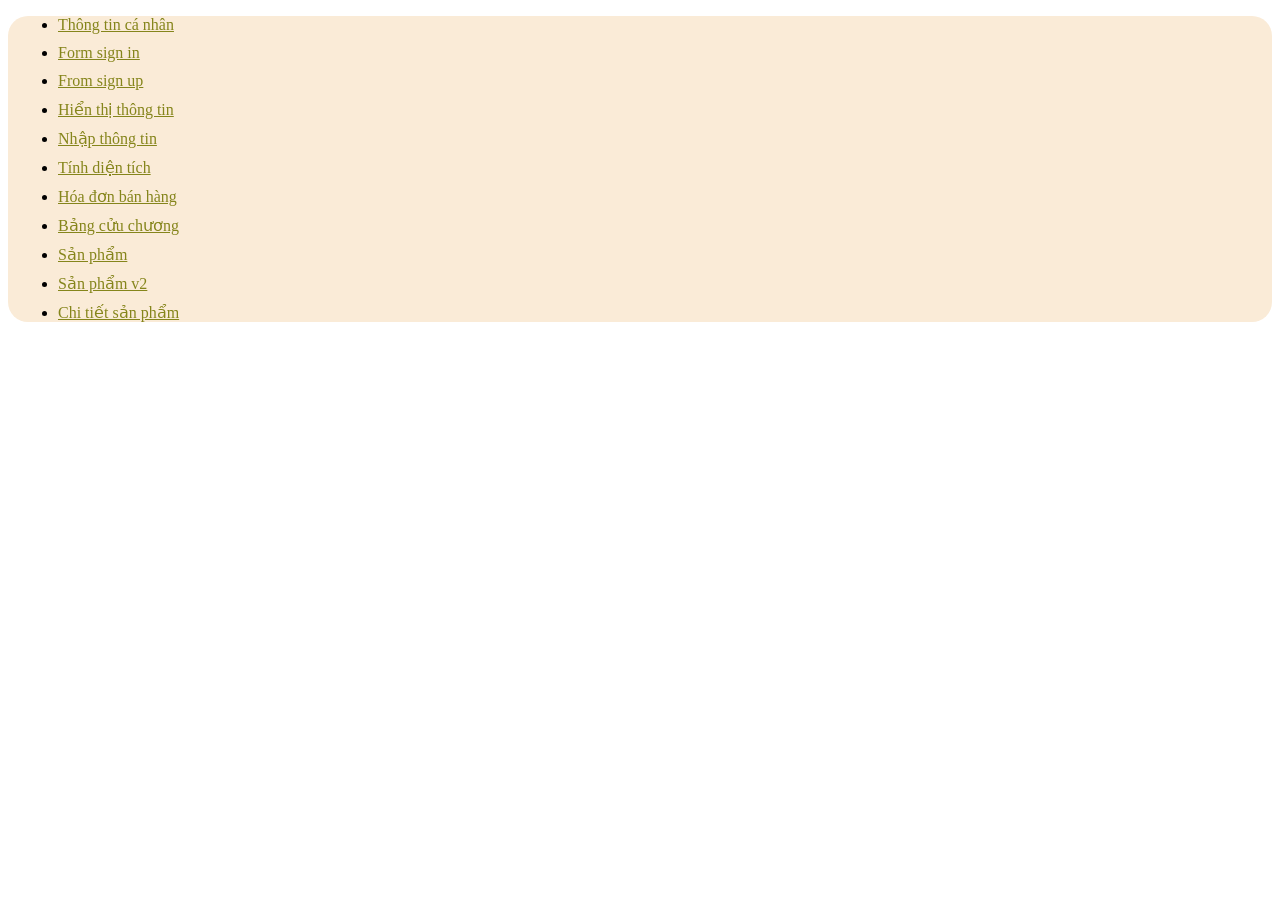
<file: index.html>
<!DOCTYPE html>
<html lang="vi">
    <head>
        <meta charset="utf-8">
        <title>bai tap</title>
        <style>
            a{
                color: rgb(133, 133, 27);
            }
            a:hover{
                color: rgb(171, 157, 81);
            }
            ul{
                background-color: antiquewhite;
                border-radius: 20px;
            }
            li{
                margin: 10px;
            }
        </style>
    </head>
    <body>
        <div class="bang">
        <ul>
            <li><a href="html/page1.html">Thông tin cá nhân</a></li>
            <li><a href="html/page2.html">Form sign in</a></li>
            <li><a href="html/page3.html">From  sign up</a></li>
            <li><a href="html/page4.html">Hiển thị thông tin</a></li>
            <li><a href="html/page5.html">Nhập thông tin</a></li>
            <li><a href="html/page6.html">Tính diện tích</a></li>
            <li><a href="html/page7.html">Hóa đơn bán hàng</a></li>
            <li><a href="html/page8.html">Bảng cửu chương</a></li>
            <li><a href="html/sanphamv1.html">Sản phẩm</a></li>
            <li><a href="html/sanphamv2.html">Sản phẩm v2</a></li>
            <li><a href="html/chitiet.html">Chi tiết sản phẩm</a></li>
        </ul>
        </div>
    </body>
</html>
</file>
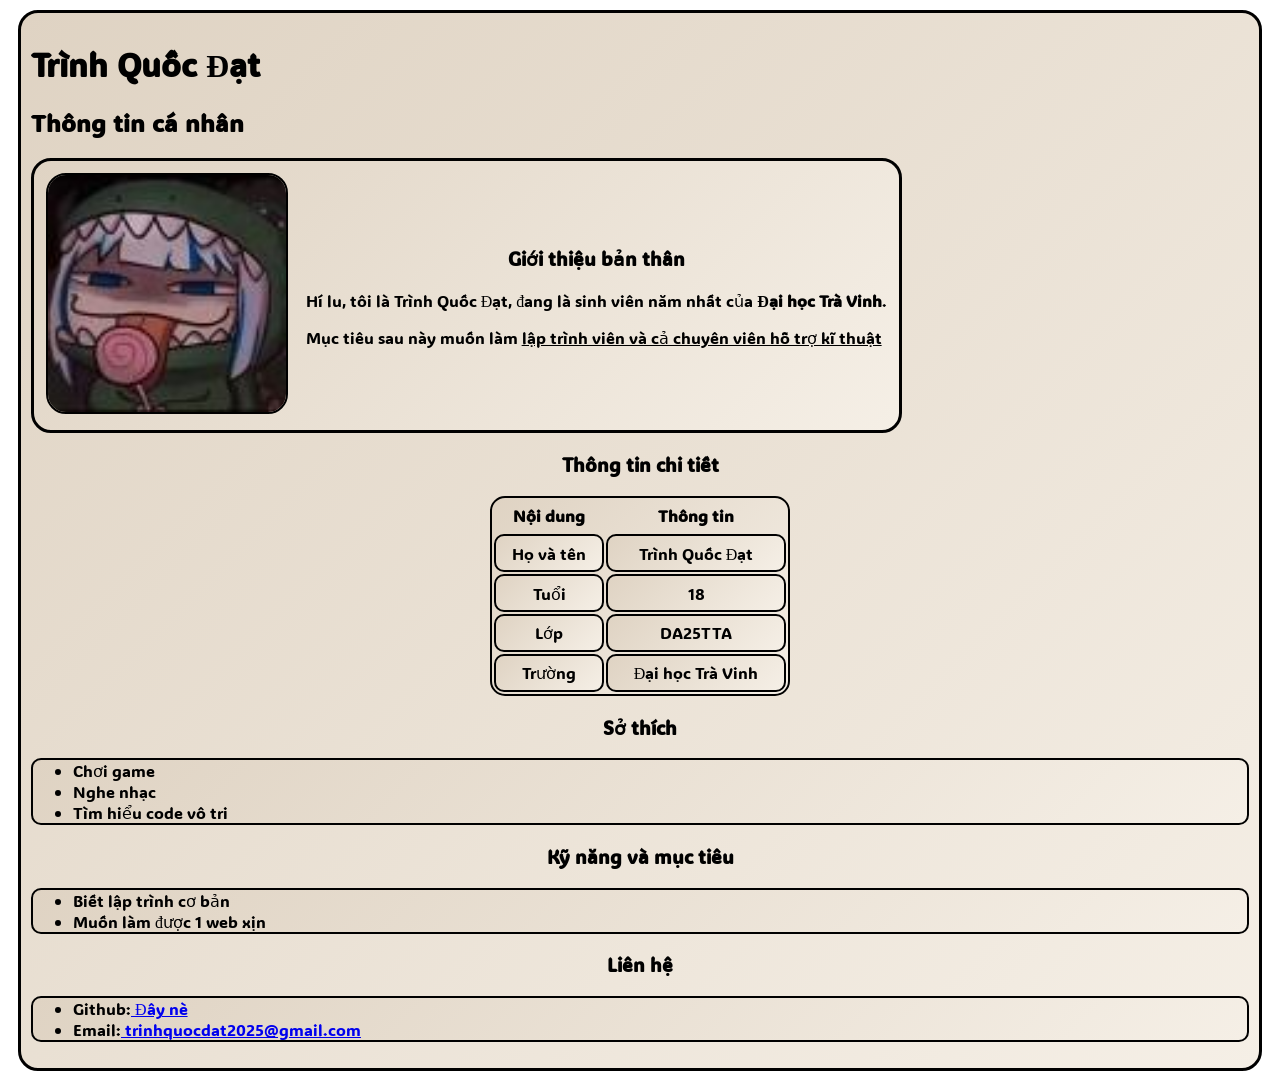
<file: html/page1.html>
<!DOCTYPE html>
<html lang="vi">
    <head>
        <meta charset="utf-8">
        <title>bai tap</title>
        <link rel="stylesheet" href="../css/style.css">
        <link href='https://fonts.googleapis.com/css?family=ADLaM Display' rel='stylesheet'>
    </head>
    <body>
        <div class="container">
        <h1>Trình Quốc Đạt</h1>
        <h2>Thông tin cá nhân</h2>
        <table id="bang1">
            <tr>
                <td id="tdbang1"><img src="../assets/avatar/avatar.png"></td>
                <td>
                    <h3>Giới thiệu bản thân</h3>
                    <p>Hí lu, tôi là Trình Quốc Đạt, đang là sinh viên năm nhất của <b>Đại học Trà Vinh</b>.</p>
                    <p>Mục tiêu sau này muốn làm <u>lập trình viên và cả chuyên viên hỗ trợ kĩ thuật</u></p>
                </td>
            </tr>
        </table >
        <h3>Thông tin chi tiết</h3>
            <table id="bang2">
                <tr>
                    <th>Nội dung</th>
                    <th>Thông tin</th>
                </tr>
                <tr>
                    <td>Họ và tên</td>
                    <td>Trình Quốc Đạt</td>
                </tr>
                <tr>
                    <td>Tuổi</td>
                    <td>18</td>
                </tr>
                <tr>
                    <td>Lớp</td>
                    <td>DA25TTA</td>
                </tr>
                <tr>
                    <td>Trường</td>
                    <td>Đại học Trà Vinh</td>
                </tr>
            </table>
            <h3>Sở thích</h3>
            <ul>
                <li>Chơi game</li>
                <li>Nghe nhạc</li>
                <li>Tìm hiểu code vô tri</li>
            </ul>
            <h3>Kỹ năng và mục tiêu</h3>
            <ul>
                <li>Biết lập trình cơ bản</li>
                <li>Muốn làm được 1 web xịn</li>
            </ul>
            <h3>Liên hệ</h3>
            <ul>
                <li>Github:<a href="https://github.com/trinhdatj1010"> Đây nè </a></li>
                <li>Email:<a href="mailto:trinhquocdat2025@gmail.com"> trinhquocdat2025@gmail.com</a></li>
            </ul>
        </div>
        </body>       
</html>
</file>
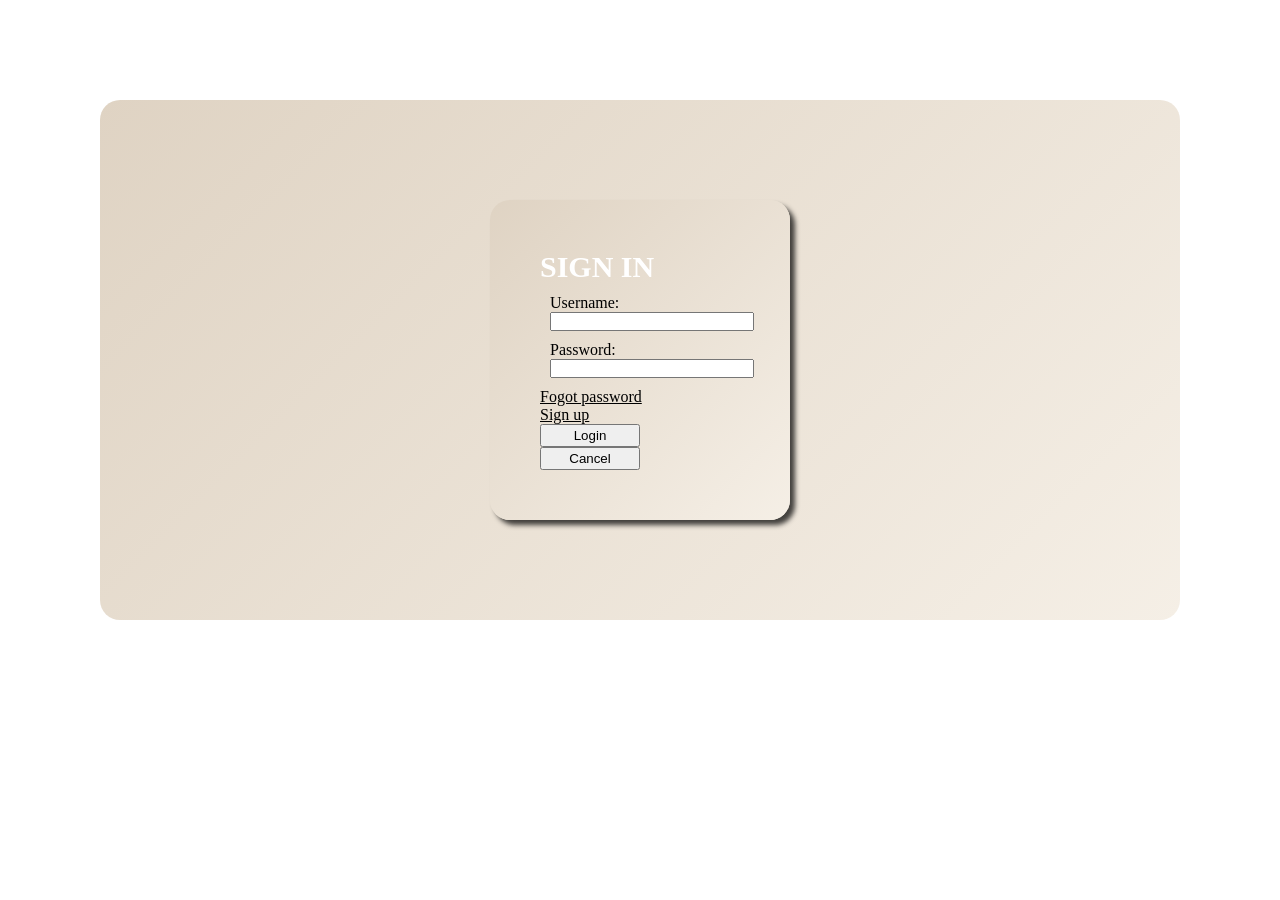
<file: html/page2.html>
<!DOCTYPE html>	
<html lang = "vi">
	<head>
		<title>Form</title>
		<meta charset ="utf-8">
		<link rel ="stylesheet" href ="../css/stylep2.css">
	</head>	
	<body>
		<div class ="container">
			<form id ="frmlogin">
			<h2 id ="title">Sign in</h2>
				<div class ="control">
					<label for ="username">Username:</label>
					<input type ="text" id ="username" name ="username">
				</div>
				<div class ="control">
					<label for ="userpassword">Password:</label>
					<input type ="password" id ="userpassword" name ="userpassword">
				</div>
				<a href ="#">Fogot password</a><br>
				<a href ="page3.html">Sign up</a><br>
					<input id ="button" type ="submit" name ="submit" value ="Login">
					<input id ="button" type ="reset" name ="reset" value ="Cancel">
			</form>	
		</div>
	</body>
</html>
</file>
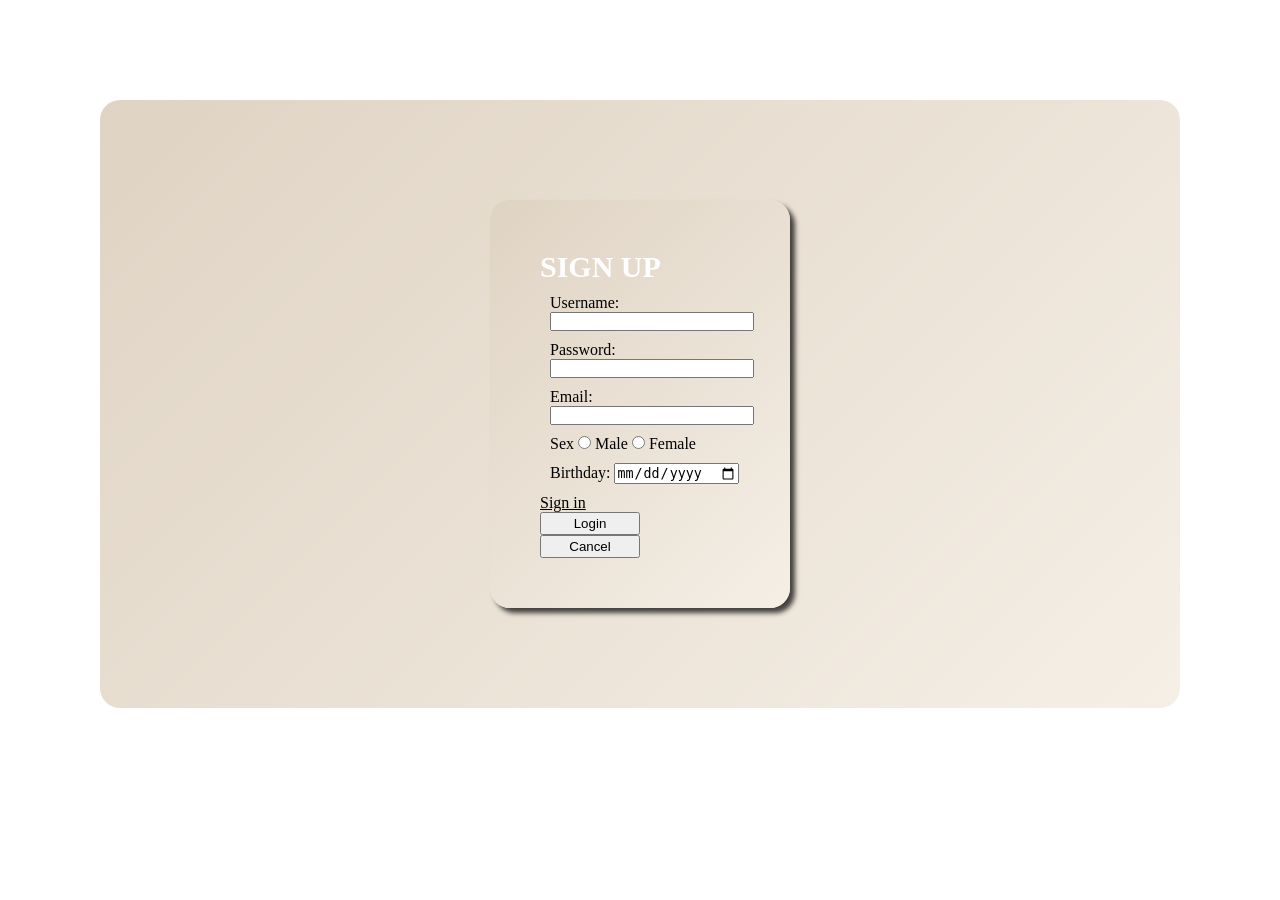
<file: html/page3.html>
<!DOCTYPE html>	
<html lang = "vi">
	<head>
		<title>Form</title>
		<meta charset ="utf-8">
		<link rel ="stylesheet" href ="../css/stylep3.css">
	</head>	
	<body>
		<div class ="container">
			<form id ="frmlogin">
			<h2 id ="title">Sign up</h2>
				<div class ="control">
					<label for ="username">Username:</label>
					<input type ="text" id ="username" name ="username">
				</div>
				<div class ="control">
					<label for ="userpassword">Password:</label>
					<input type ="password" id ="userpassword" name ="userpassword">
				</div>
				<div class ="control">
					<label for="useremail">Email:</label>
					<input type="email" id="useremail" name="email">
				</div>
				<div class ="control">
					<label>Sex</label>
					<input type="radio" id="radio" name="radio" value="18-">
					<label for="radio">Male</label>
					<input type="radio" id="radio" name="radio" value="18+">
					<label for="radio">Female</label>
				</div>	
				<div class ="control">
					<label for="birthday">Birthday:</label>
					<input type="date" id="birthday" name="birthday">
				</div>
				<a href ="page2.html">Sign in</a><br>
					<input id ="button" type ="submit" name ="submit" value ="Login">
					<input id ="button" type ="reset" name ="reset" value ="Cancel">
			</form>	
		</div>
	</body>
</html>
</file>
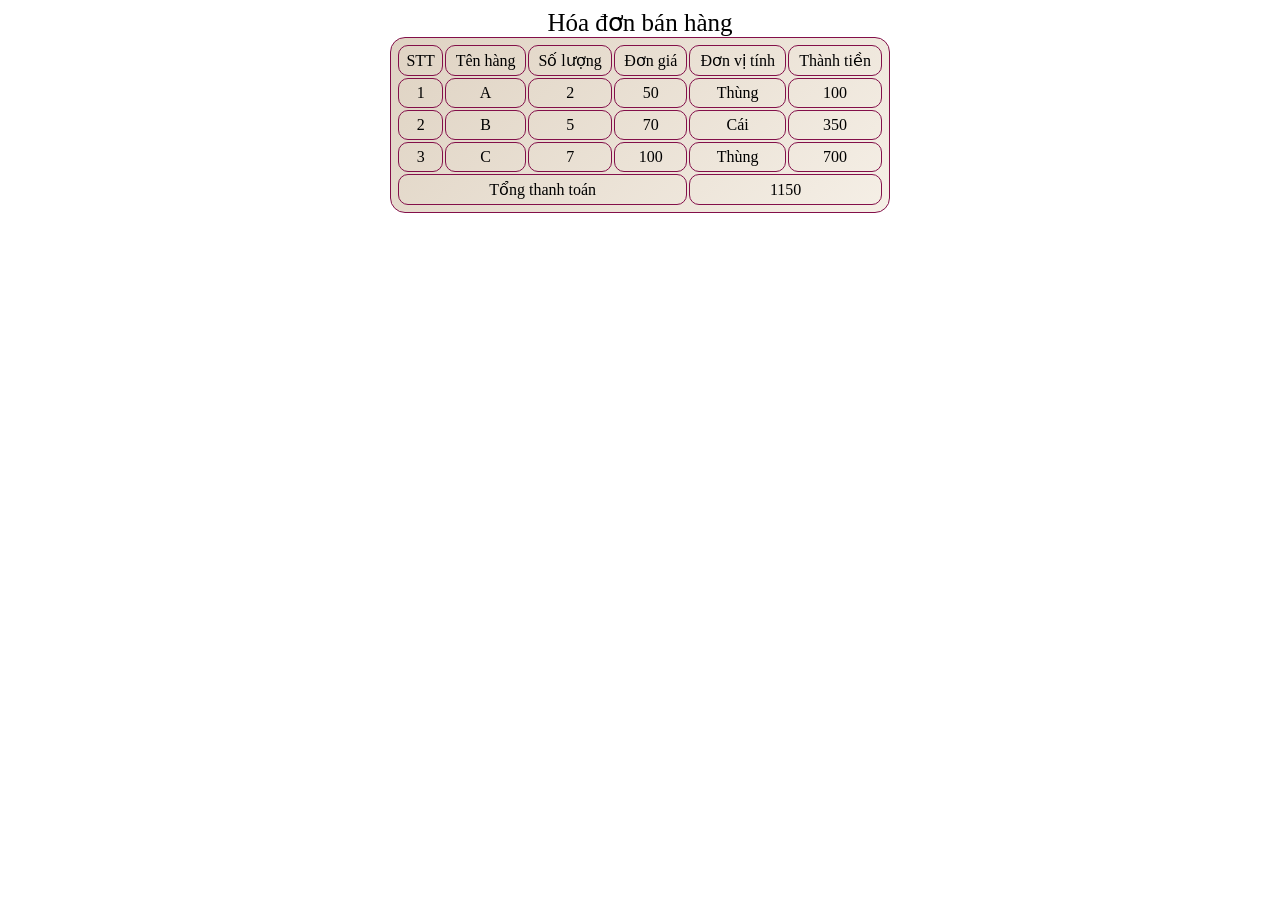
<file: html/page7.html>
<!DOCTYPE html>
<html lang="vi">
    <head>
        <title>Bảng hóa đơn</title>
        <meta charset="utf-8">
        <link rel="stylesheet" href="../css/style4.css">
    </head>
    <body>
        <table>
            <caption>Hóa đơn bán hàng</caption>
            <tr>
                <td>STT</td>
                <td>Tên hàng</td>
                <td>Số lượng</td>
                <td>Đơn giá</td>
                <td>Đơn vị tính</td>
                <td>Thành tiền</td>
            </tr>
            <tr>
                <td>1</td>
                <td>A</td>
                <td class="soluong">2</td>
                <td class="dongia">50</td>
                <td>Thùng</td>
                <td class="thanhtien">?</td>
            </tr>
            <tr>
                <td>2</td>
                <td>B</td>
                <td class="soluong">5</td>
                <td class="dongia">70</td>
                <td>Cái</td>
                <td class="thanhtien">?</td>
            </tr>
            <tr>
                <td>3</td>
                <td>C</td>
                <td class="soluong">7</td>
                <td class="dongia">100</td>
                <td>Thùng</td>
                <td class="thanhtien">?</td>
            </tr>
            <tr>
                <td colspan="4" style="text-align: center;">Tổng thanh toán</td>
                <td id="tongthanhtoan" colspan="2" style="text-align: center;">?</td>
            </tr>
            <script>
                const sl = document.getElementsByClassName("soluong");
                const dg = document.getElementsByClassName("dongia");
                const tt = document.getElementsByClassName("thanhtien");

                let tongthanhtoan = 0;
                for (let i = 0; i < sl.length; i++) {
                    tt[i].innerHTML = Number(sl[i].innerHTML) * Number(dg[i].innerHTML);
                    tongthanhtoan += Number(tt[i].innerHTML);
                }
                document.getElementById("tongthanhtoan").innerHTML = tongthanhtoan;
            </script>   
        </table>
    </body>
</html>
</file>
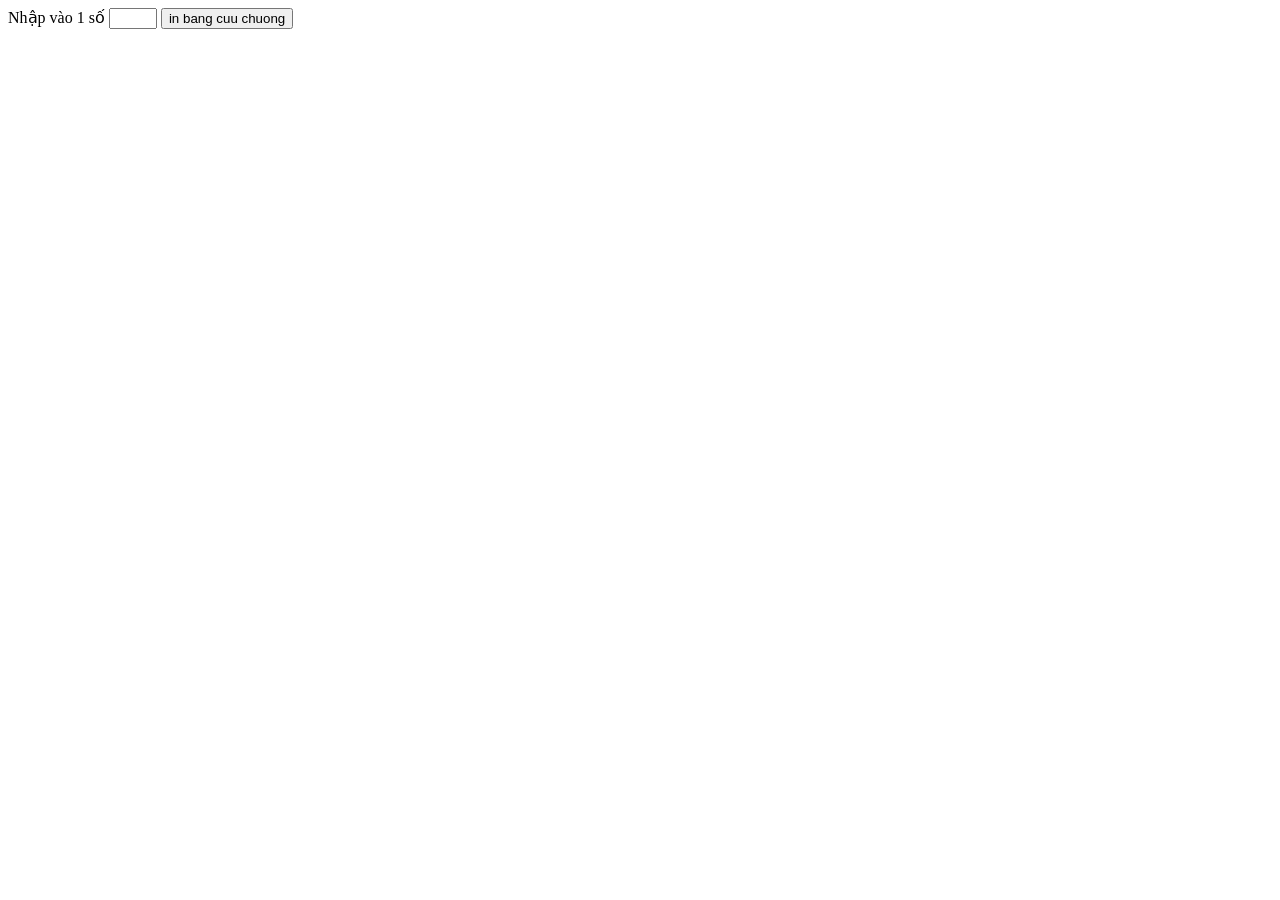
<file: html/page8.html>
<!DOCTYPE html>
<html lang="vi">
<head>
    <meta charset="UTF-8">
    <meta name="viewport" content="width=device-width, initial-scale=1.0">
    <title>Bang cuu chuong</title>
    <script src="../js/lib.js"></script>
</head>
<body>
    <form id="bcc">
        <label>Nhập vào 1 số</label>
        <input type="number" id="number" min="1" max="10">
        <input type="button" value="in bang cuu chuong" onclick="inbcc(document.getElementById('number').value)">
    </form>
    <div id="result"></div>
</body>
</html>
</file>
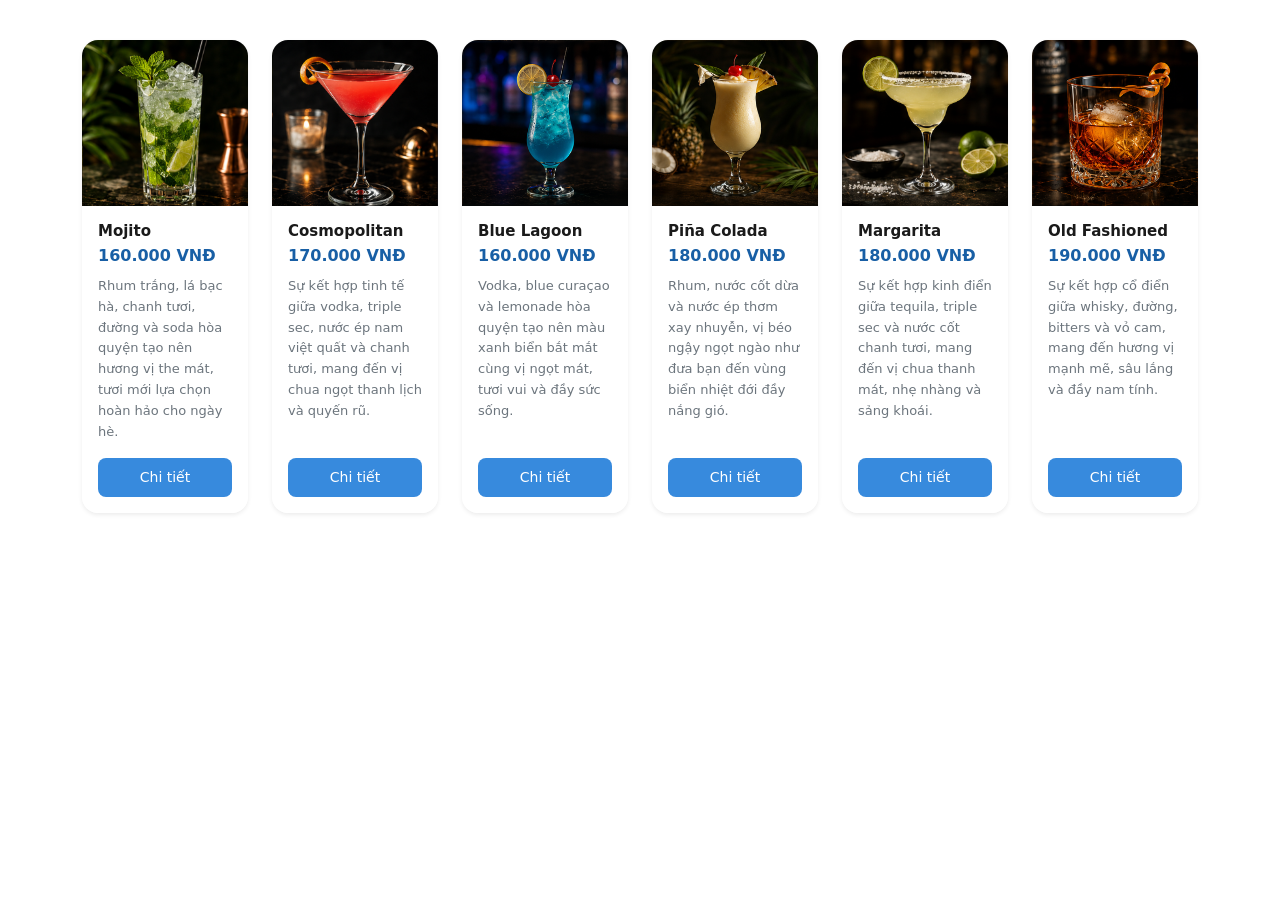
<file: html/page9.html>
<!DOCTYPE html>
<html lang="en">
<head>
    <meta charset="UTF-8">
    <meta name="viewport" content="width=device-width, initial-scale=1.0">
    <title>Document</title>
    <link rel="stylesheet" href="../css/stylep9.css">
    <link href="https://cdn.jsdelivr.net/npm/bootstrap@5.3.8/dist/css/bootstrap.min.css" rel="stylesheet">
    <script src="https://cdn.jsdelivr.net/npm/bootstrap@5.3.8/dist/js/bootstrap.bundle.min.js"></script>
    <script src="../js/page9.js"></script>
    <script src="../js/data.js"></script>
</head>
<body>
    <div class="container">
        <div class="row row-col-1 row-col-4" id="product-list">
        </div>
        <script>
            fullitem(productlist);
        </script>
    </div>
</body>
</html>
</file>
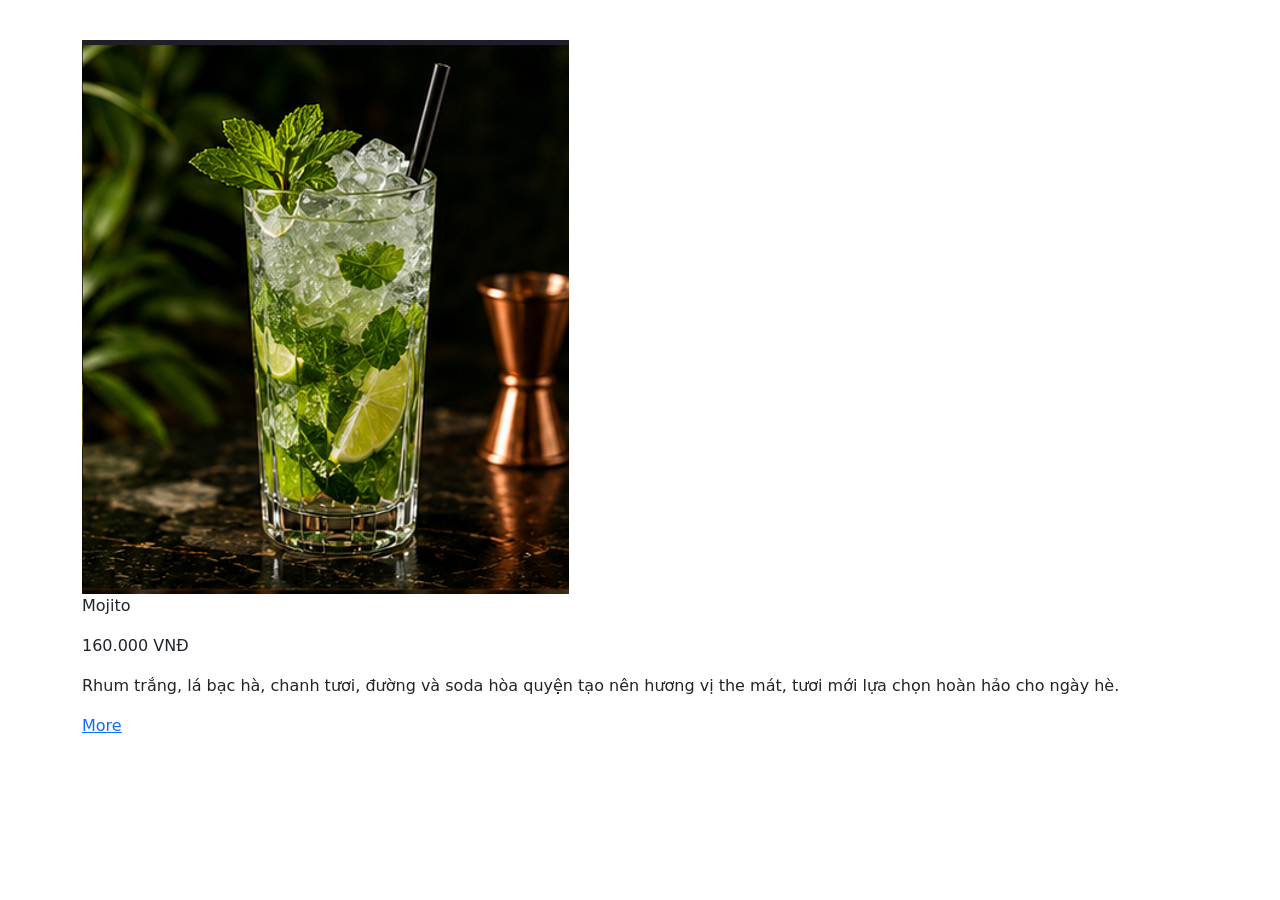
<file: html/sanphamv1.html>
<!DOCTYPE html>
<html lang="en">
<head>
    <meta charset="UTF-8">
    <meta name="viewport" content="width=device-width, initial-scale=1.0">
    <title>Document</title>
    <link rel="stylesheet" href="../css/stylep9.css">
    <link href="https://cdn.jsdelivr.net/npm/bootstrap@5.3.8/dist/css/bootstrap.min.css" rel="stylesheet">
    <script src="https://cdn.jsdelivr.net/npm/bootstrap@5.3.8/dist/js/bootstrap.bundle.min.js"></script>
    <script src="../js/page9.js"></script>
    <script src="../js/data.js"></script>
</head>
</style>
<body>
    <div class="container">
        <div class="row row-col-1 row-col-4" id="product-list">
        </div>
        <script>
            createItem(productlist[0]);
        </script>
    </div>
</body>
</html>
</file>
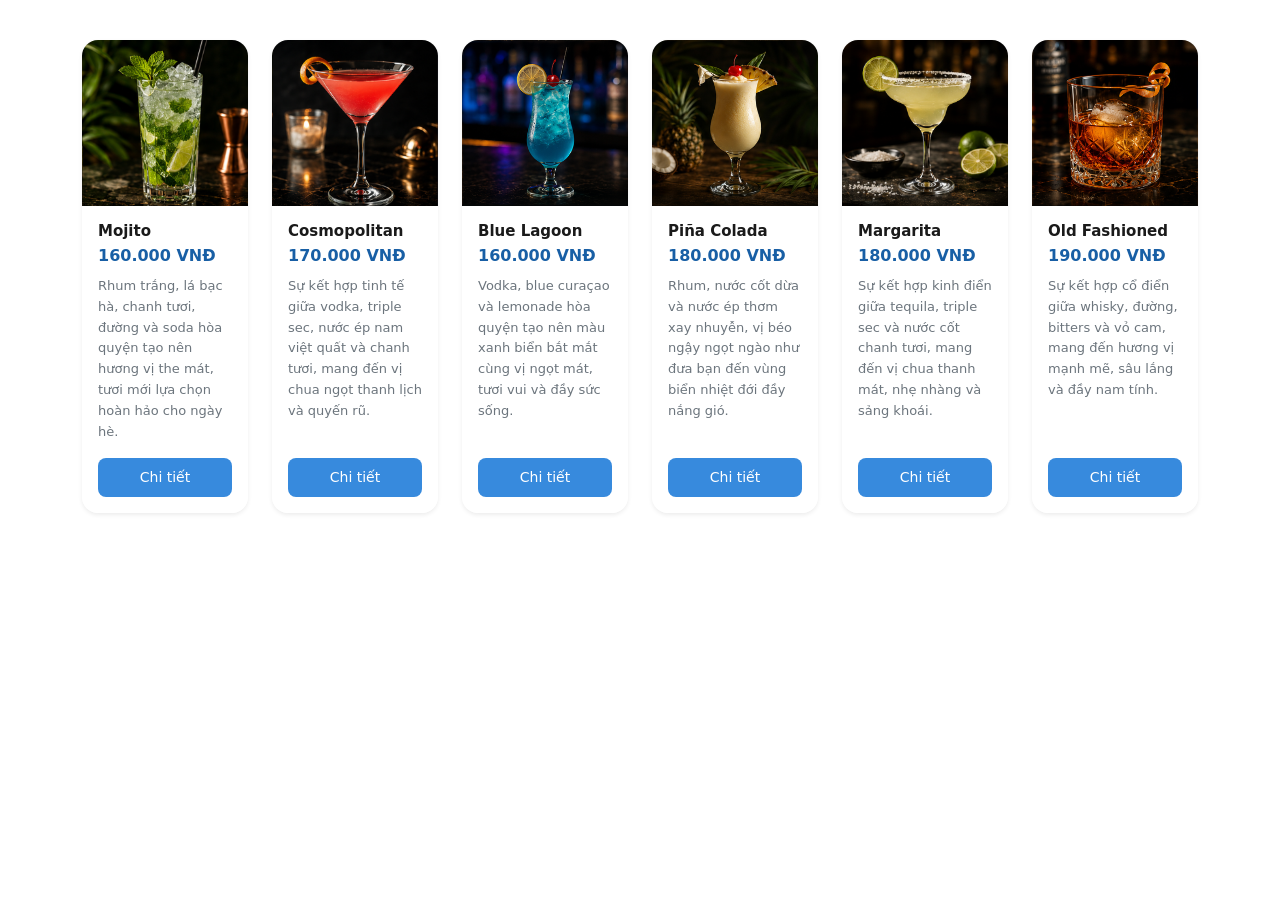
<file: html/sanphamv2.html>
<!DOCTYPE html>
<html lang="en">
<head>
    <meta charset="UTF-8">
    <meta name="viewport" content="width=device-width, initial-scale=1.0">
    <title>Document</title>
    <link rel="stylesheet" href="../css/stylep9.css">
    <link href="https://cdn.jsdelivr.net/npm/bootstrap@5.3.8/dist/css/bootstrap.min.css" rel="stylesheet">
    <script src="https://cdn.jsdelivr.net/npm/bootstrap@5.3.8/dist/js/bootstrap.bundle.min.js"></script>
    <script src="../js/page9.js"></script>
    <script src="../js/data.js"></script>
</head>
</style>
<body>
    <div class="container">
        <div class="row row-col-1 row-col-4" id="product-list">
        </div>
        <script>
            fullitem(productlist);
        </script>
    </div>
</body>
</html>
</file>
<file: css/style.css>
table#bang1{
    border: 3px solid black;
    border-radius: 20px;
    overflow: hidden;
    background: linear-gradient(135deg, #dfd3c3, #f5efe6);
}

table#bang1 td{
    padding: 10px;
}

td#tdbang1{
    width: 30%;
}

img{
    border-radius: 20px;
    border: 2px solid black;
    width: 100%;
}

table#bang2{
    width: 300px;
    height: 200px;
    border:2px solid black ;
    margin: auto;
    border-radius: 15px;
    overflow: hidden;
    background: linear-gradient(135deg, #dfd3c3, #f5efe6);
}

table#bang2 td{
    border-radius: 10px;
    border: 2px solid black;
    background: linear-gradient(135deg, #dfd3c3, #f5efe6);
    text-align: center;
}


.container{
    margin: 10px;
    padding: 10px;
    border: 3px solid black;
    border-radius: 20px;
    background: linear-gradient(135deg, #dfd3c3, #f5efe6);
}

body {
    font-family: 'ADLaM Display';
}

h3{
    text-align: center;
}
ul{
    border: 2px solid black;
    border-radius: 10px;
    background: linear-gradient(135deg, #dfd3c3, #f5efe6);
    overflow: hidden;
}
</file>
<file: css/stylep2.css>
*{
	padding:0px;
	margin:0px;
}

.container{
	background: linear-gradient(135deg, #dfd3c3, #f5efe6);
	padding:100px;
	margin:100px 100px;
	border-radius:20px;
}
form#frmlogin{
	background: linear-gradient(135deg, #dfd3c3, #f5efe6);
	max-width:200px;
	margin:auto;
	padding:50px;
	border-radius:20px;
	box-shadow: 5px 5px 5px 0px rgba(0, 0, 0, 0.72);
	overflow:hidden;
}
h2#title{
	text-transform:uppercase;
	color:white;
	font-size:30px;
}
label{
	display:block;
}
.control{
	width:100%;
	margin:10px;
	max-width:200px;
}
#button{
	padding:2px;
	width:100%;
	max-width:100px;
}
#username{
	width:100%;
}
#userpassword{
	width:100%;
}
a{
	color:black;
}
a:hover{
	color:hotpink;
}
</file>
<file: css/stylep3.css>
*{
	padding:0px;
	margin:0px;
}
.container{
	background: linear-gradient(135deg, #dfd3c3, #f5efe6);
	padding:100px;
	margin:100px 100px;
	border-radius:20px;
}
form#frmlogin{
	background: linear-gradient(135deg, #dfd3c3, #f5efe6);
	max-width:200px;
	margin:auto;
	padding:50px;
	border-radius:20px;
	box-shadow: 5px 5px 5px 0px rgba(0, 0, 0, 0.72);
	overflow:hidden;
}
h2#title{
	text-transform:uppercase;
	color:white;
	font-size:30px;
}
.control{
	width:100%;
	margin:10px;
	max-width:200px;
}
#button{
	padding:2px;
	width:100%;
	max-width:100px;
}
#username{
	width:100%;
}
#userpassword{
	width:100%;
}
#useremail{
	width:100%;
}
a{
	color:black;
}
a:hover{
	color:hotpink;
}
</file>
<file: css/style4.css>
table
{
    padding: 5px;
    border:1px solid #830f49;
    width: 500px;
    border-radius: 15px;
    margin: auto;
    overflow: hidden;
    background: linear-gradient(135deg, #dfd3c3, #f5efe6);
}

caption
{
    font-size: 25px;
}

tr,td
{
    text-align: center;
    border: 1px solid #830f49;
    border-radius:10px;
    padding: 5px;
}
</file>
<file: css/stylep9.css>
body {
    background: #f5f5f5;
}

.container {
    padding: 40px 15px;
}

.card {
    border-radius: 12px;
    border: 1px solid #ddd;
    overflow: hidden;
    transition: transform 0.2s, box-shadow 0.2s;
    box-shadow: 0 2px 8px rgba(0, 0, 0, 0.08);
}

.card-img-top {
    width: 100%;
    aspect-ratio: 4/3;
    object-fit: cover;
}

.card-body {
    background: #fff;
    padding: 12px;
}

.card-title {
    font-size: 15px;
    font-weight: bold;
    color: #1a1a1a;
}

.card-link {
    display: block;
    text-align: center;
    background: #0d6efd;
    color: #fff;
    padding: 8px 0;
    border-radius: 8px;
    text-decoration: none;
    font-size: 14px;
    margin-top: 8px;
}

.card-link:hover {
    background: #0b5ed7;
    color: #fff;
}

.card:hover {
    transform: translateY(-6px);
    box-shadow: 0 12px 28px rgba(0, 0, 0, 0.15);
}
</file>
